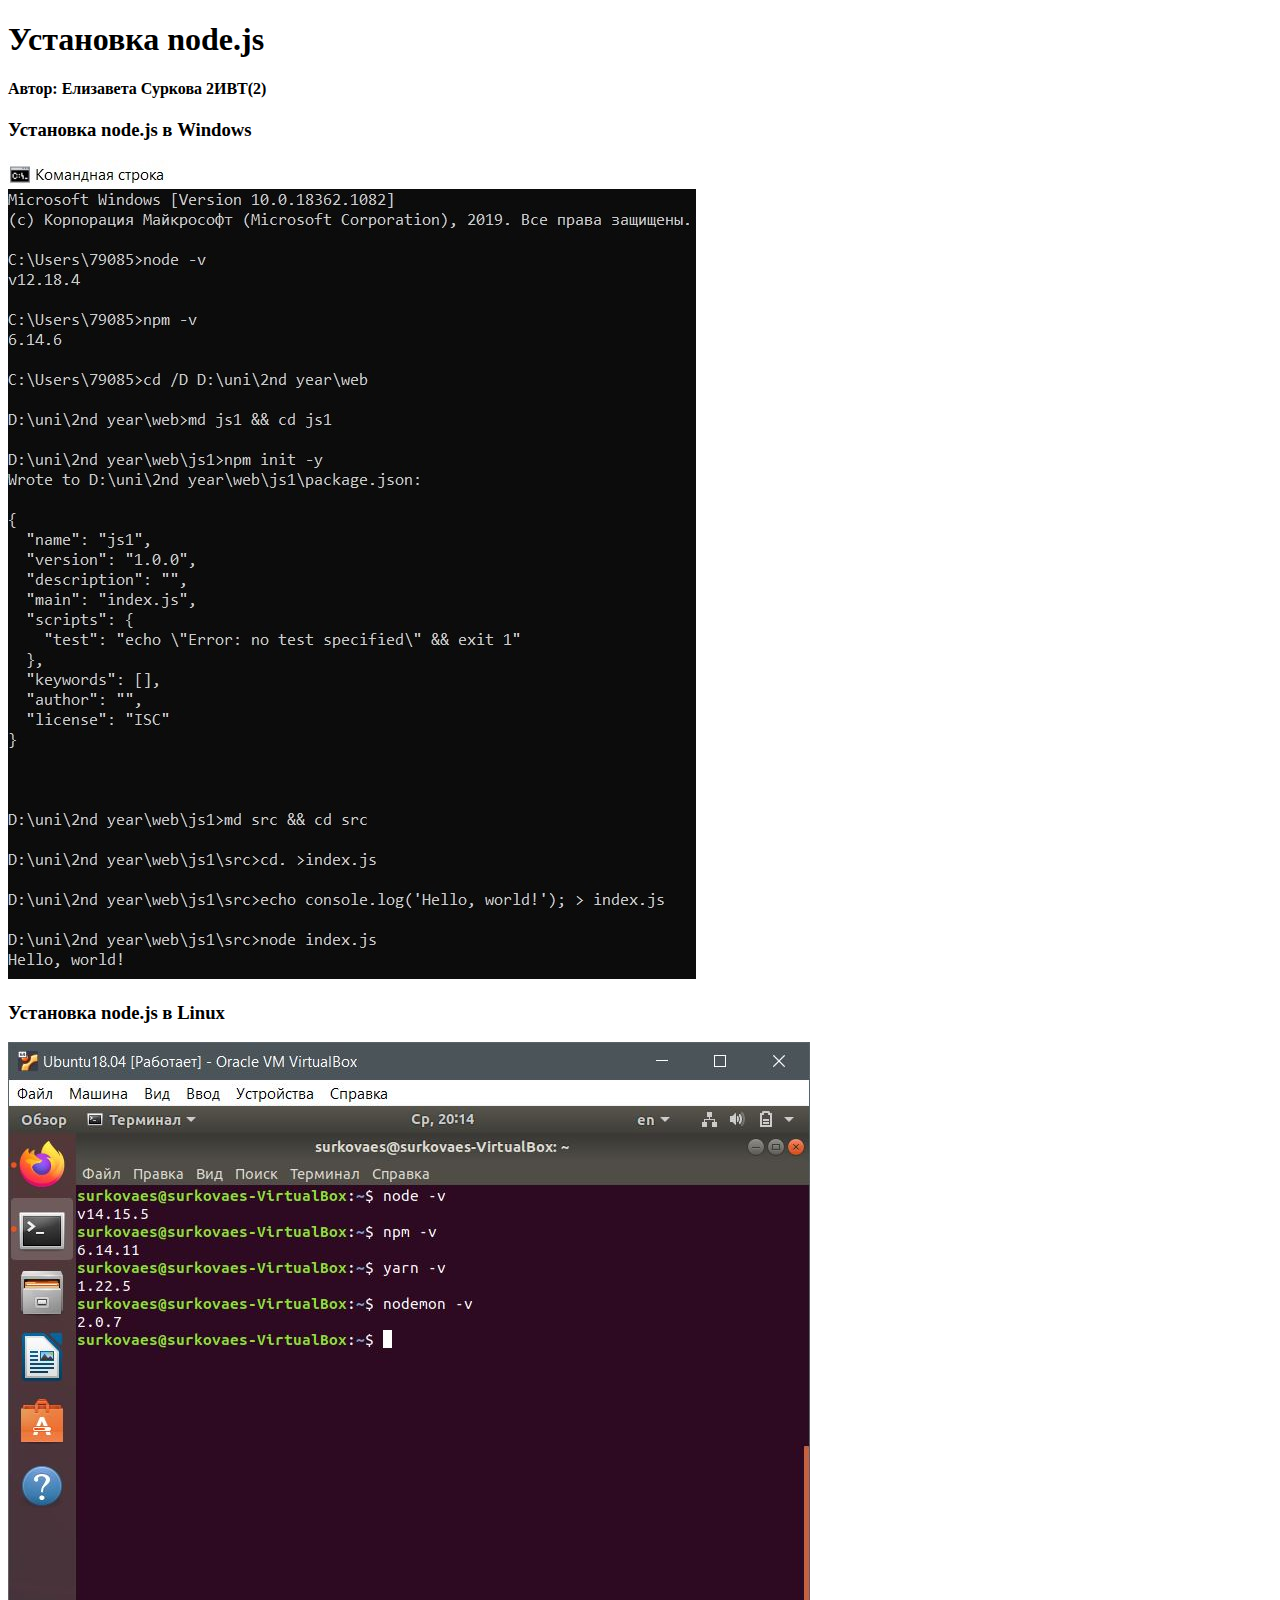
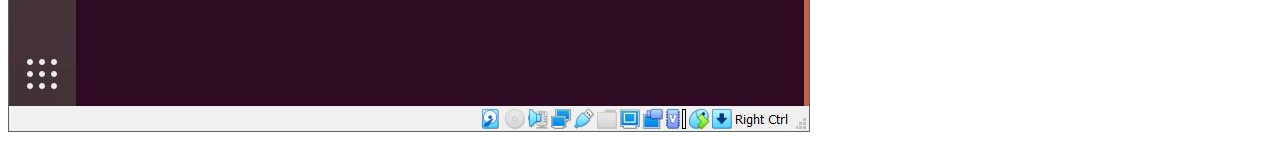
<file: Week 1/Node Installation/index.html>
<!DOCTYPE html>
<html>
 <head>
  <title>Установка node.js</title><meta charset="utf-8">
 </head>
 <body>
  <article>
    <h1>Установка node.js</h1>
    <h4>Автор: Елизавета Суркова 2ИВТ(2)</h4>
    <h3>Установка node.js в Windows</h3>
    <img src="./Node%20Installation.jpg"><br>
    <h3>Установка node.js в Linux</h3>
    <img src="./Node%20Installation%20Ubuntu.JPG"><br>
  </article>
 </body>
</html>
</file>
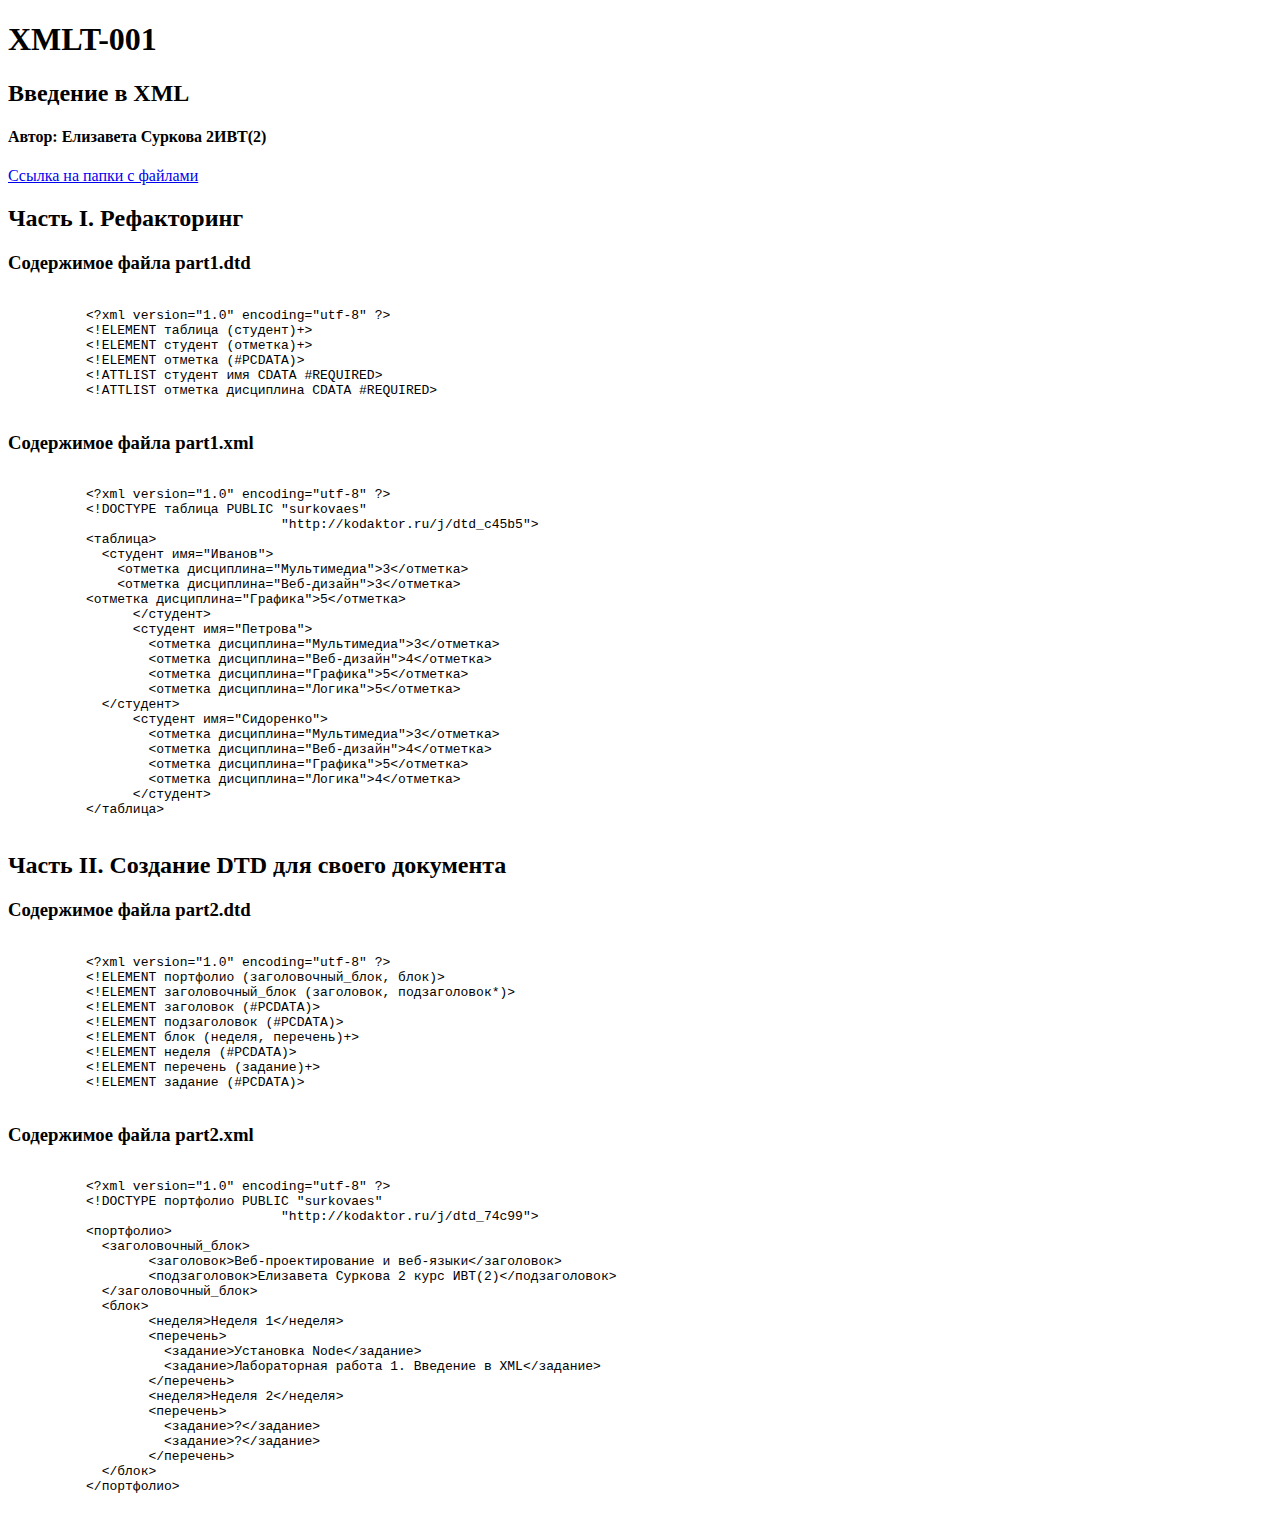
<file: Week 1/XMLT-001/index.html>
<!DOCTYPE html>
<html>
 <head>
  <title>XMLT-001</title><meta charset="utf-8">
 </head>
 <body>
  <article>
    <h1>XMLT-001</h1>
    <h2>Введение в XML</h2>
    <h4>Автор: Елизавета Суркова 2ИВТ(2)</h4>
	<a href=https://github.com/surkovaes/web-3sem/tree/master/Week%201/XMLT-001 target="_blank">Ссылка на папки с файлами</a>
    <h2>Часть I. Рефакторинг</h2>
    <h3>Содержимое файла part1.dtd</h3>
    <pre><code>  
	  &lt;?xml version="1.0" encoding="utf-8" ?&gt;
	  &lt;!ELEMENT таблица (студент)+&gt;
	  &lt;!ELEMENT студент (отметка)+&gt;
	  &lt;!ELEMENT отметка (#PCDATA)&gt;
	  &lt;!ATTLIST студент имя CDATA #REQUIRED&gt;
	  &lt;!ATTLIST отметка дисциплина CDATA #REQUIRED&gt;
    </code></pre>
	<h3>Содержимое файла part1.xml</h3>
    <pre><code>  
	  &lt;?xml version="1.0" encoding="utf-8" ?&gt;
	  &lt;!DOCTYPE таблица PUBLIC "surkovaes" 
	                           "http://kodaktor.ru/j/dtd_c45b5"&gt;
	  &lt;таблица&gt;
	    &lt;студент имя="Иванов"&gt;
	      &lt;отметка дисциплина="Мультимедиа"&gt;3&lt;/отметка&gt;
	      &lt;отметка дисциплина="Веб-дизайн"&gt;3&lt;/отметка&gt;
          &lt;отметка дисциплина="Графика"&gt;5&lt;/отметка&gt;
		&lt;/студент&gt;
		&lt;студент имя="Петрова"&gt;
		  &lt;отметка дисциплина="Мультимедиа"&gt;3&lt;/отметка&gt;
		  &lt;отметка дисциплина="Веб-дизайн"&gt;4&lt;/отметка&gt;
		  &lt;отметка дисциплина="Графика"&gt;5&lt;/отметка&gt;
		  &lt;отметка дисциплина="Логика"&gt;5&lt;/отметка&gt;
	    &lt;/студент&gt;
		&lt;студент имя="Сидоренко"&gt;
		  &lt;отметка дисциплина="Мультимедиа"&gt;3&lt;/отметка&gt;
		  &lt;отметка дисциплина="Веб-дизайн"&gt;4&lt;/отметка&gt;
		  &lt;отметка дисциплина="Графика"&gt;5&lt;/отметка&gt;
		  &lt;отметка дисциплина="Логика"&gt;4&lt;/отметка&gt;
		&lt;/студент&gt;
	  &lt;/таблица&gt;
    </code></pre>
	<h2>Часть II. Создание DTD для своего документа</h2>
    <h3>Содержимое файла part2.dtd</h3>
	<pre><code> 
	  &lt;?xml version="1.0" encoding="utf-8" ?&gt;
	  &lt;!ELEMENT портфолио (заголовочный_блок, блок)&gt;
	  &lt;!ELEMENT заголовочный_блок (заголовок, подзаголовок*)&gt;
	  &lt;!ELEMENT заголовок (#PCDATA)&gt;
	  &lt;!ELEMENT подзаголовок (#PCDATA)&gt;
	  &lt;!ELEMENT блок (неделя, перечень)+&gt;
	  &lt;!ELEMENT неделя (#PCDATA)&gt;
	  &lt;!ELEMENT перечень (задание)+&gt;
	  &lt;!ELEMENT задание (#PCDATA)&gt;
    </code></pre>
	<h3>Содержимое файла part2.xml</h3>
	<pre><code> 
	  &lt;?xml version="1.0" encoding="utf-8" ?&gt;
	  &lt;!DOCTYPE портфолио PUBLIC "surkovaes" 
                                   "http://kodaktor.ru/j/dtd_74c99"&gt;
	  &lt;портфолио&gt;
	    &lt;заголовочный_блок&gt;
		  &lt;заголовок&gt;Веб-проектирование и веб-языки&lt;/заголовок&gt;
		  &lt;подзаголовок&gt;Елизавета Суркова 2 курс ИВТ(2)&lt;/подзаголовок&gt;
	    &lt;/заголовочный_блок&gt;
	    &lt;блок&gt;
		  &lt;неделя&gt;Неделя 1&lt;/неделя&gt;
		  &lt;перечень&gt;
		    &lt;задание&gt;Установка Node&lt;/задание&gt;
		    &lt;задание&gt;Лабораторная работа 1. Введение в XML&lt;/задание&gt;
		  &lt;/перечень&gt;
		  &lt;неделя&gt;Неделя 2&lt;/неделя&gt;
		  &lt;перечень&gt;
		    &lt;задание&gt;?&lt;/задание&gt;
		    &lt;задание&gt;?&lt;/задание&gt;
		  &lt;/перечень&gt;
	    &lt;/блок&gt;
	  &lt;/портфолио&gt;
    </code></pre>
  </article>
 </body>
</html>
</file>
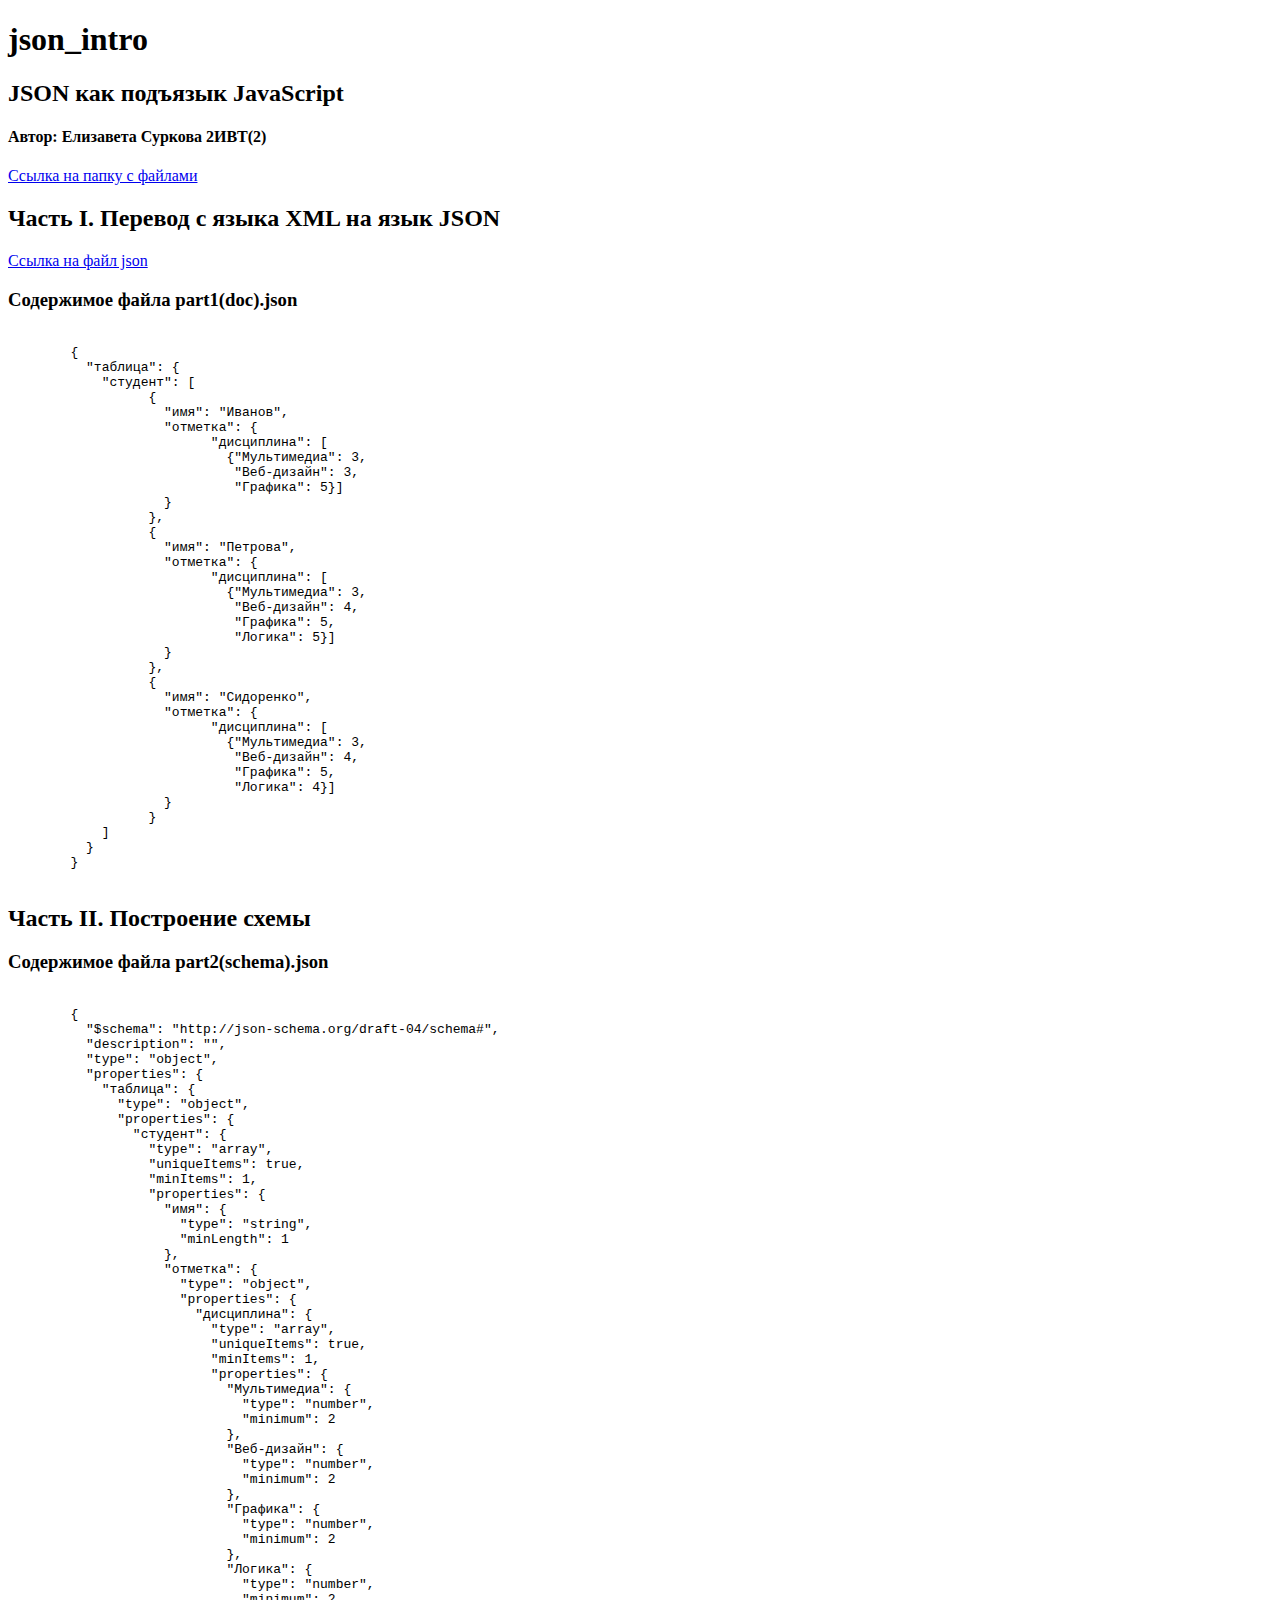
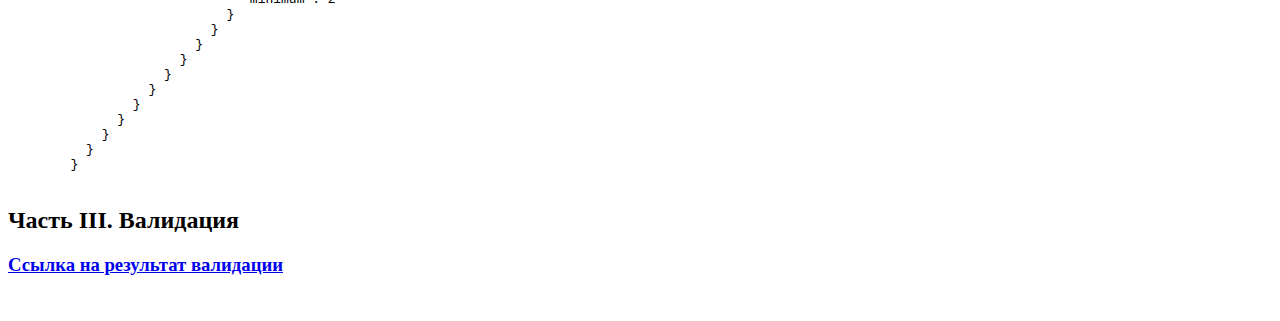
<file: Week 2/json_intro/index.html>
<!DOCTYPE html>
<html>
 <head>
  <title>json_intro</title><meta charset="utf-8">
 </head>
 <body>
  <article>
    <h1>json_intro</h1>
    <h2>JSON как подъязык JavaScript</h2>
    <h4>Автор: Елизавета Суркова 2ИВТ(2)</h4>
	  <a href=https://github.com/surkovaes/web-3sem/tree/master/Week%202/json_intro target="_blank">Ссылка на папку с файлами</a>
    <h2>Часть I. Перевод с языка XML на язык JSON</h2>
	  <a href=https://kodaktor.ru/j/myjson_0f07e target="_blank">Ссылка на файл json</a>
    <h3>Содержимое файла part1(doc).json</h3>
    <pre><code>  
	{
	  "таблица": {
	    "студент": [ 
		  {
		    "имя": "Иванов",
		    "отметка": {
			  "дисциплина": [
			    {"Мультимедиа": 3, 
			     "Веб-дизайн": 3, 
			     "Графика": 5}]
		    }
		  },
		  {
		    "имя": "Петрова",
		    "отметка": {
			  "дисциплина": [
			    {"Мультимедиа": 3, 
			     "Веб-дизайн": 4, 
			     "Графика": 5, 
			     "Логика": 5}]
		    }
		  },
		  {
		    "имя": "Сидоренко",
		    "отметка": {
			  "дисциплина": [
			    {"Мультимедиа": 3, 
			     "Веб-дизайн": 4, 
			     "Графика": 5, 
			     "Логика": 4}]
		    }
		  }
	    ]
	  }
	}
    </code></pre>
	  <h2>Часть II. Построение схемы</h2>
    <h3>Содержимое файла part2(schema).json</h3>
	  <pre><code> 
	{
	  "$schema": "http://json-schema.org/draft-04/schema#",
	  "description": "",
	  "type": "object",
	  "properties": {
	    "таблица": {
	      "type": "object",
	      "properties": {
	        "студент": {
	          "type": "array",
	          "uniqueItems": true,
	          "minItems": 1,
	          "properties": {
	            "имя": {
	              "type": "string",
	              "minLength": 1
	            },
	            "отметка": {
	              "type": "object",
	              "properties": {
	                "дисциплина": {
	                  "type": "array",
	                  "uniqueItems": true,
	                  "minItems": 1,
	                  "properties": {
	                    "Мультимедиа": {
	                      "type": "number",
	                      "minimum": 2
	                    },
	                    "Веб-дизайн": {
	                      "type": "number",
	                      "minimum": 2
	                    },
	                    "Графика": {
	                      "type": "number",
	                      "minimum": 2
	                    },
	                    "Логика": {
	                      "type": "number",
	                      "minimum": 2
	                    }
	                  }
	                }
	              }
	            }
	          }
	        }
	      }
	    }
	  }    
	}
    </code></pre>
	  <h2>Часть III. Валидация</h2>
	  <h3><a href=https://www.jsonschemavalidator.net/s/an2Isu7A target="_blank">Ссылка на результат валидации</a></h3><br>
  </article>
 </body>
</html>
</file>
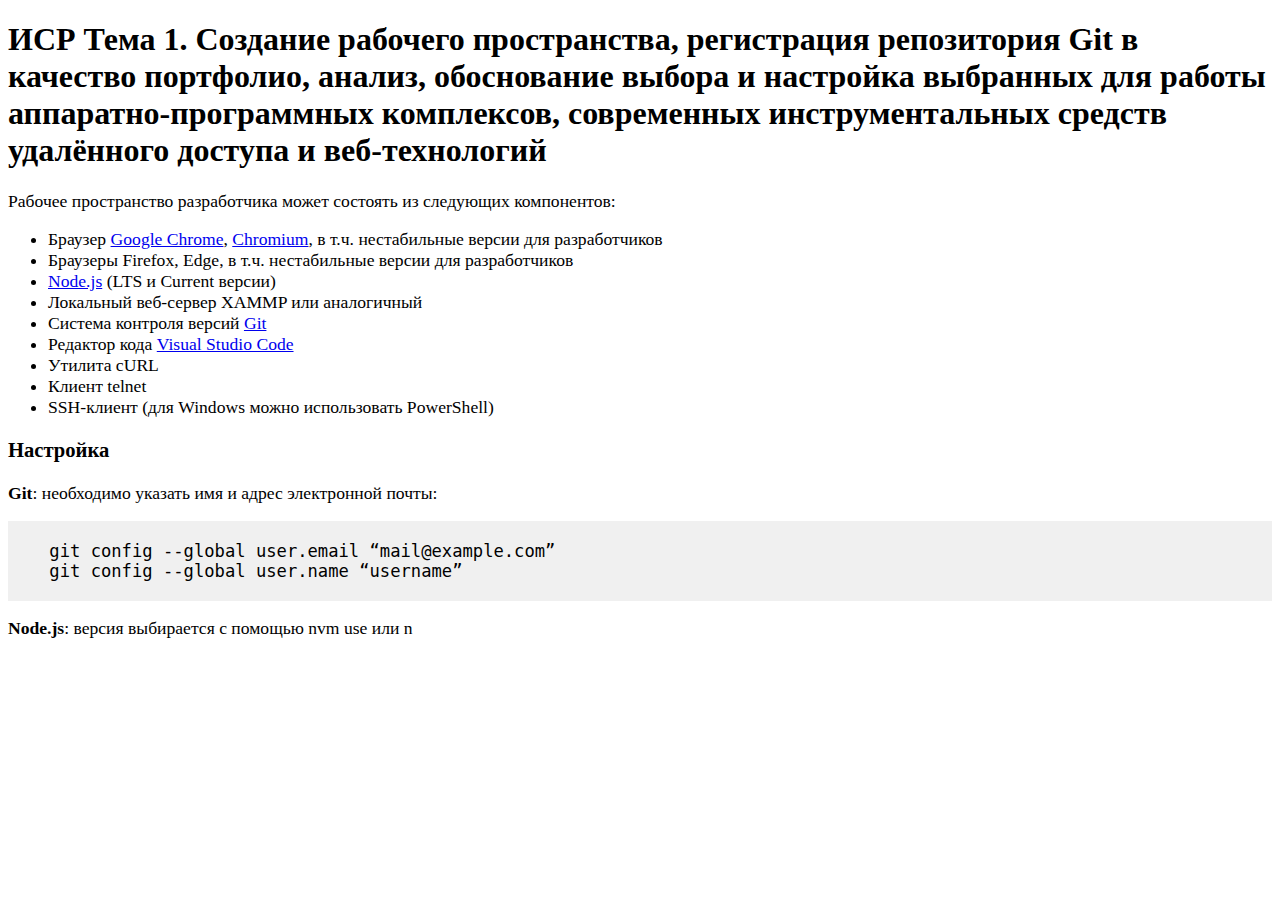
<file: isr/theme1.html>
<!DOCTYPE html>
<html>
 <head>
  <title>ИСР 1.1</title><meta charset="utf-8">
 </head>
 <body>
  <article>
    <h1>ИСР Тема 1. Создание рабочего пространства, регистрация репозитория Git в качество портфолио, анализ, обоснование выбора и настройка выбранных для работы аппаратно-программных комплексов, современных инструментальных средств удалённого доступа и веб-технологий</h1>
	<div style="font-size:110%;">
	Рабочее пространство разработчика может состоять из следующих компонентов:
    <ul>
	  <li>Браузер <a href="https://www.google.com/intl/ru_ru/chrome/" target="_blank">Google Chrome</a>, <a href="https://www.chromium.org/" target="_blank">Chromium</a>, в т.ч. нестабильные версии для разработчиков</li>
	  <li>Браузеры Firefox, Edge, в т.ч. нестабильные версии для разработчиков</li>
	  <li><a href="https://nodejs.org/" target="_blank">Node.js</a> (LTS и Current версии)</li>
	  <li>Локальный веб-сервер XAMMP или аналогичный</li>
	  <li>Система контроля версий <a href="https://git-scm.com/" target="_blank">Git</a></li>
	  <li>Редактор кода <a href="https://code.visualstudio.com/" target="_blank">Visual Studio Code</a></li>
	  <li>Утилита cURL</li>
	  <li>Клиент telnet</li>
	  <li>SSH-клиент (для Windows можно использовать PowerShell)</li>
	</ul>
	<h3>Настройка</h3>
	<b>Git</b>: необходимо указать имя и адрес электронной почты:
	<pre style="background-color:rgb(240, 240, 240); font-size:120%;"><code>
    git config --global user.email “mail@example.com”
    git config --global user.name “username”
	</code></pre>
	<b>Node.js</b>: версия выбирается с помощью nvm use или n
	</div>
  </article>
 </body>
</html>
</file>
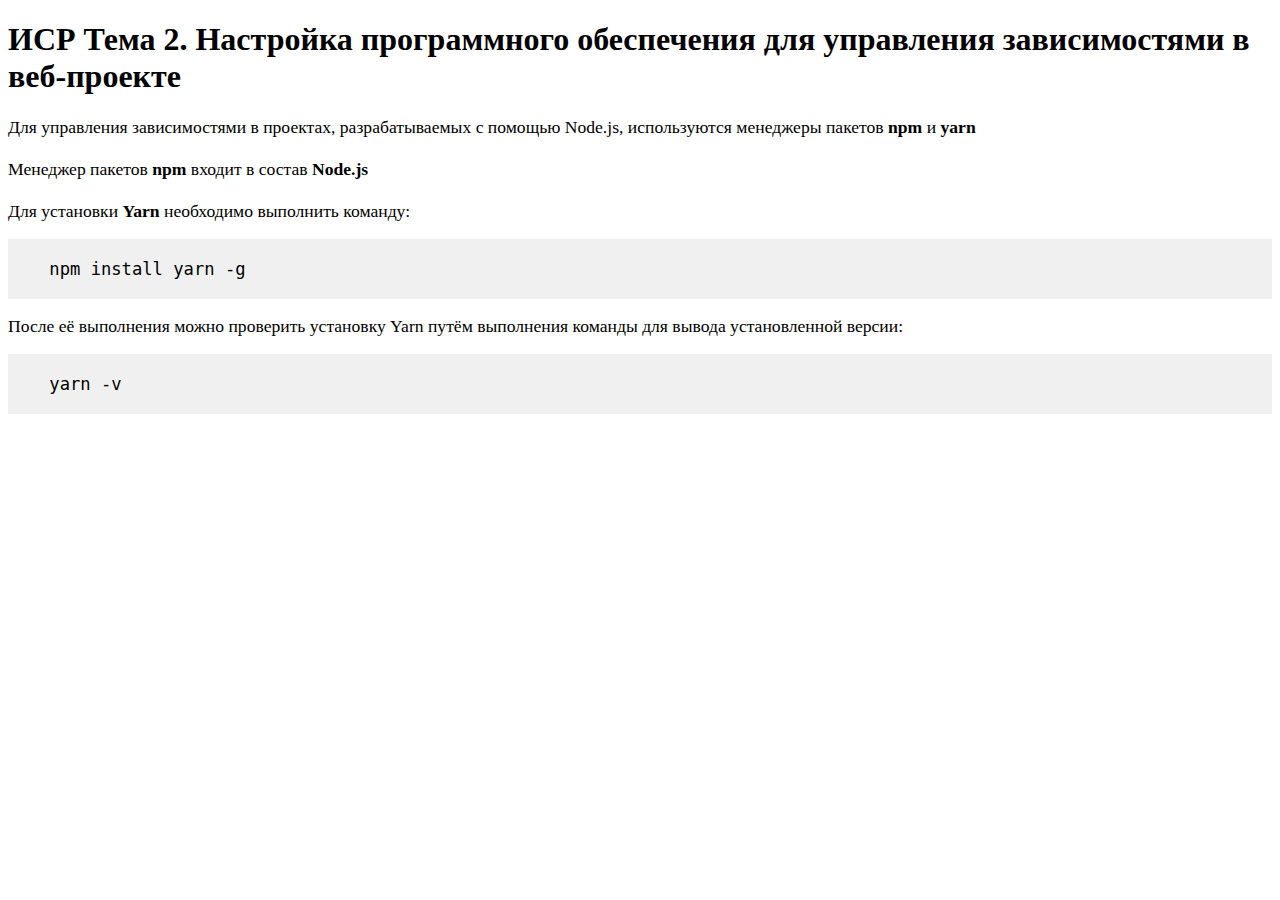
<file: isr/theme2.html>
<!DOCTYPE html>
<html>
 <head>
  <title>ИСР 2.1</title><meta charset="utf-8">
 </head>
 <body>
  <article>
    <h1>ИСР Тема 2. Настройка программного обеспечения для управления зависимостями в веб-проекте</h1>
	<div style="font-size:110%;">
	Для управления зависимостями в проектах, разрабатываемых с помощью Node.js, используются менеджеры пакетов <b>npm</b> и <b>yarn</b><br><br>
	Менеджер пакетов <b>npm</b> входит в состав <b>Node.js</b><br><br>
	Для установки <b>Yarn</b> необходимо выполнить команду:
	<pre style="background-color:rgb(240, 240, 240); font-size:120%;"><code>
    npm install yarn -g
	</code></pre>
	После её выполнения можно проверить установку Yarn путём выполнения команды для вывода установленной версии:
	<pre style="background-color:rgb(240, 240, 240); font-size:120%;"><code>
    yarn -v
	</code></pre>
	</div>
  </article>
 </body>
</html>
</file>
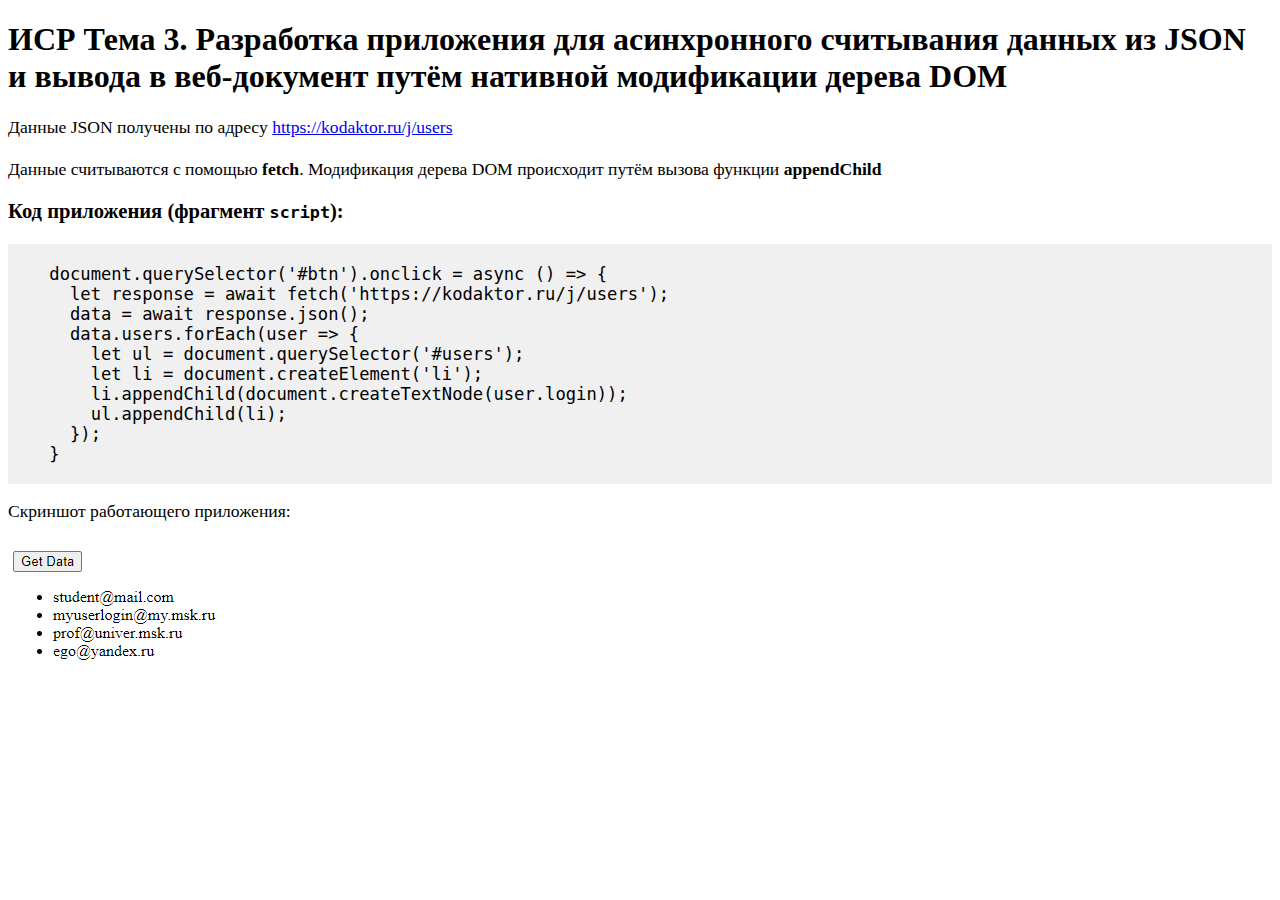
<file: isr/theme3.html>
<!DOCTYPE html>
<html>
 <head>
  <title>ИСР 3.1</title><meta charset="utf-8">
 </head>
 <body>
  <article>
    <h1>ИСР Тема 3. Разработка приложения для асинхронного считывания данных из JSON и вывода в веб-документ путём нативной модификации дерева DOM</h1>
	<div style="font-size:110%;">
	Данные JSON получены по адресу <a href="https://kodaktor.ru/j/users" target="_blank">https://kodaktor.ru/j/users</a><br><br>
	Данные считываются с помощью <b>fetch</b>. Модификация дерева DOM происходит путём вызова функции <b>appendChild</b><br>
	<h3>Код приложения (фрагмент <code>script</code>):</h3>
	<pre style="background-color:rgb(240, 240, 240); font-size:120%;"><code>
    document.querySelector('#btn').onclick = async () => {
      let response = await fetch('https://kodaktor.ru/j/users');
      data = await response.json();
      data.users.forEach(user => {
        let ul = document.querySelector('#users');
        let li = document.createElement('li');
        li.appendChild(document.createTextNode(user.login));
        ul.appendChild(li);
      });
    }
	</code></pre>
	Скриншот работающего приложения:<br><br>
	<img src="images/3.png">	
	</div>
  </article>
 </body>
</html>
</file>
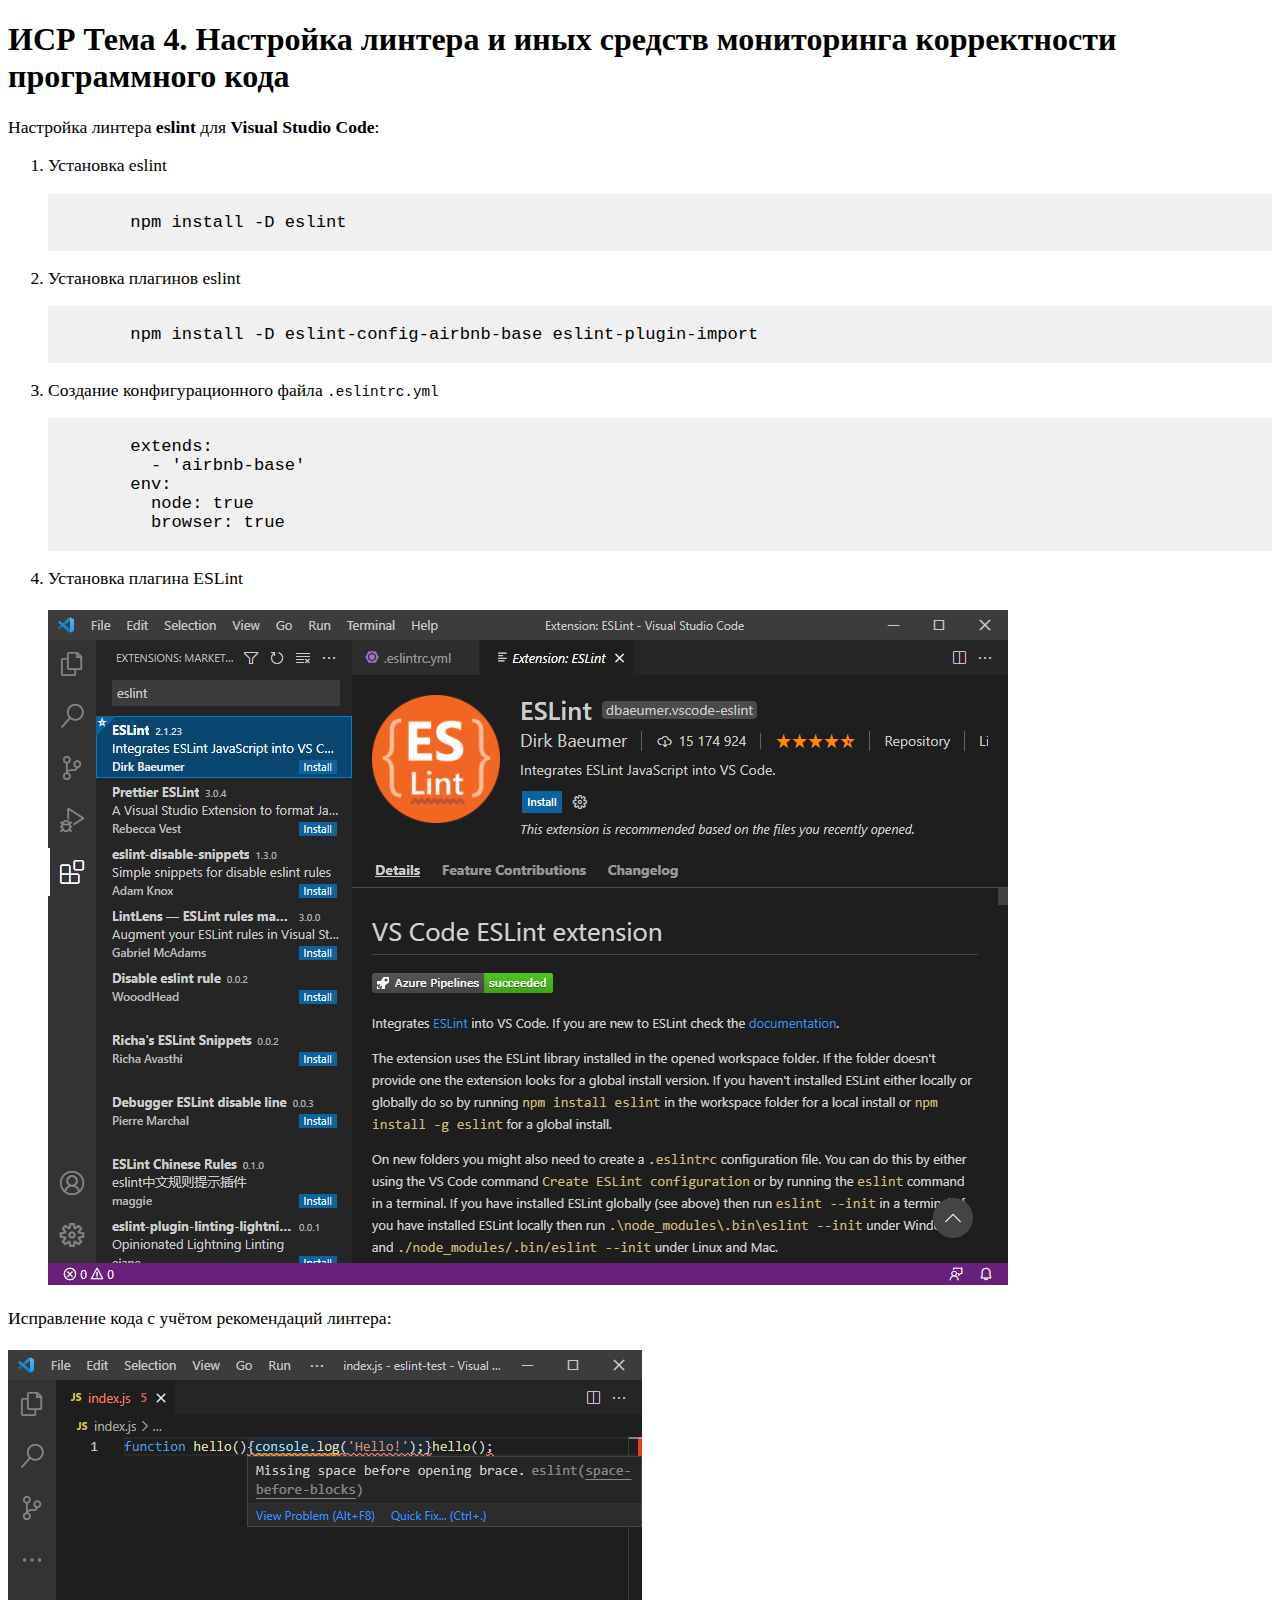
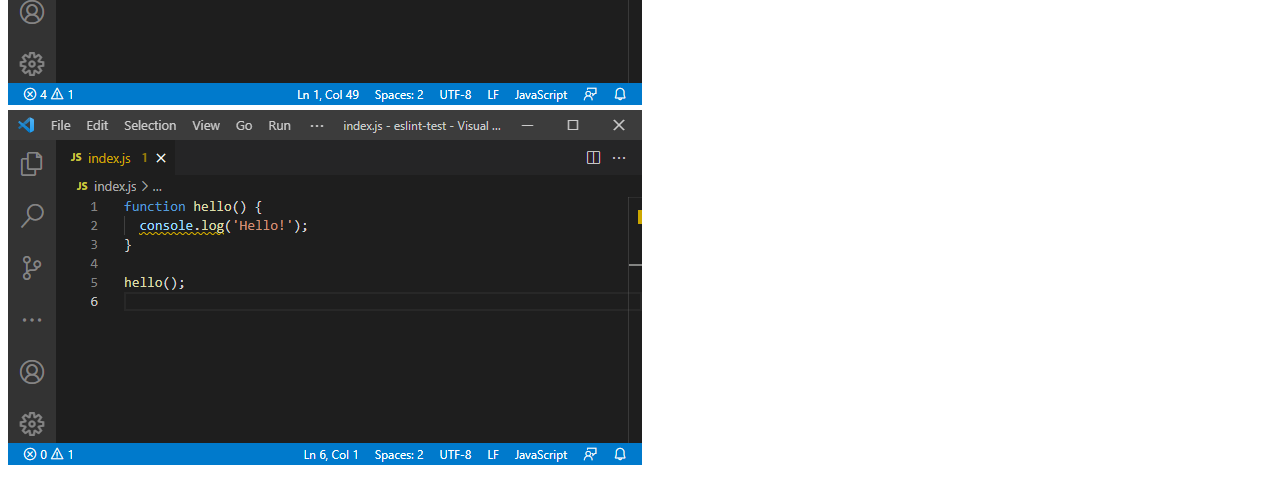
<file: isr/theme4.html>
<!DOCTYPE html>
<html>
 <head>
  <title>ИСР 4.1</title><meta charset="utf-8">
 </head>
 <body>
  <article>
    <h1>ИСР Тема 4. Настройка линтера и иных средств мониторинга корректности программного кода</h1>
	<div style="font-size:110%;">
	Настройка линтера <b>eslint</b> для <b>Visual Studio Code</b>:
	<ol>
	  <li>Установка eslint
	    <pre style="background-color:rgb(240, 240, 240); font-size:120%;"><code>
        npm install -D eslint
	    </code></pre>
	  </li>
	  <li>Установка плагинов eslint
	    <pre style="background-color:rgb(240, 240, 240); font-size:120%;"><code>
        npm install -D eslint-config-airbnb-base eslint-plugin-import
	    </code></pre>
	  </li>
      <li>Создание конфигурационного файла <code>.eslintrc.yml</code>
	    <pre style="background-color:rgb(240, 240, 240); font-size:120%;"><code>
        extends:
          - 'airbnb-base'
        env:
          node: true
          browser: true
	    </code></pre>
	  </li>	
      <li>Установка плагина ESLint<br><br>
	    <img src="images/4.1.png">
	  </li>	  
	</ol>
	Исправление кода с учётом рекомендаций линтера:<br><br>
	<img src="images/4.2.png"><br>
	<img src="images/4.3.png">
	</div>
  </article>
 </body>
</html>
</file>
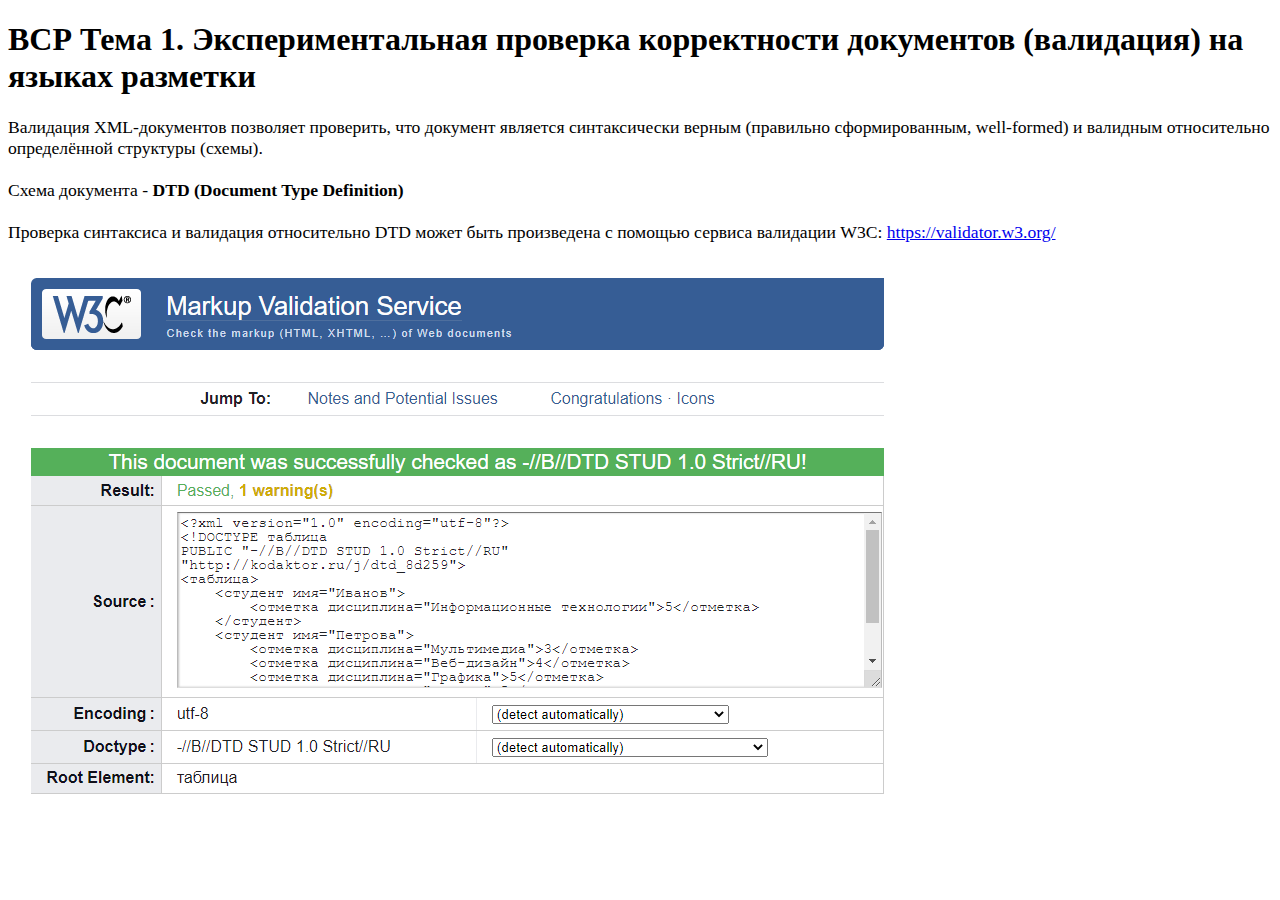
<file: vsr/theme1.html>
<!DOCTYPE html>
<html>
 <head>
  <title>ВСР 1.2</title><meta charset="utf-8">
 </head>
 <body>
  <article>
    <h1>ВСР Тема 1. Экспериментальная проверка корректности документов (валидация) на языках разметки</h1>
	<div style="font-size:110%;">
	Валидация XML-документов позволяет проверить, что документ является синтаксически верным (правильно сформированным, well-formed) и валидным относительно определённой структуры (схемы).<br><br>
	Схема документа - <b>DTD (Document Type Definition)</b><br><br>
	Проверка синтаксиса и валидация относительно DTD может быть произведена с помощью сервиса валидации W3C: <a href="https://validator.w3.org/" target="_blank">https://validator.w3.org/</a><br><br>
	<img src="images/1.png">
	</div>
  </article>
 </body>
</html>
</file>
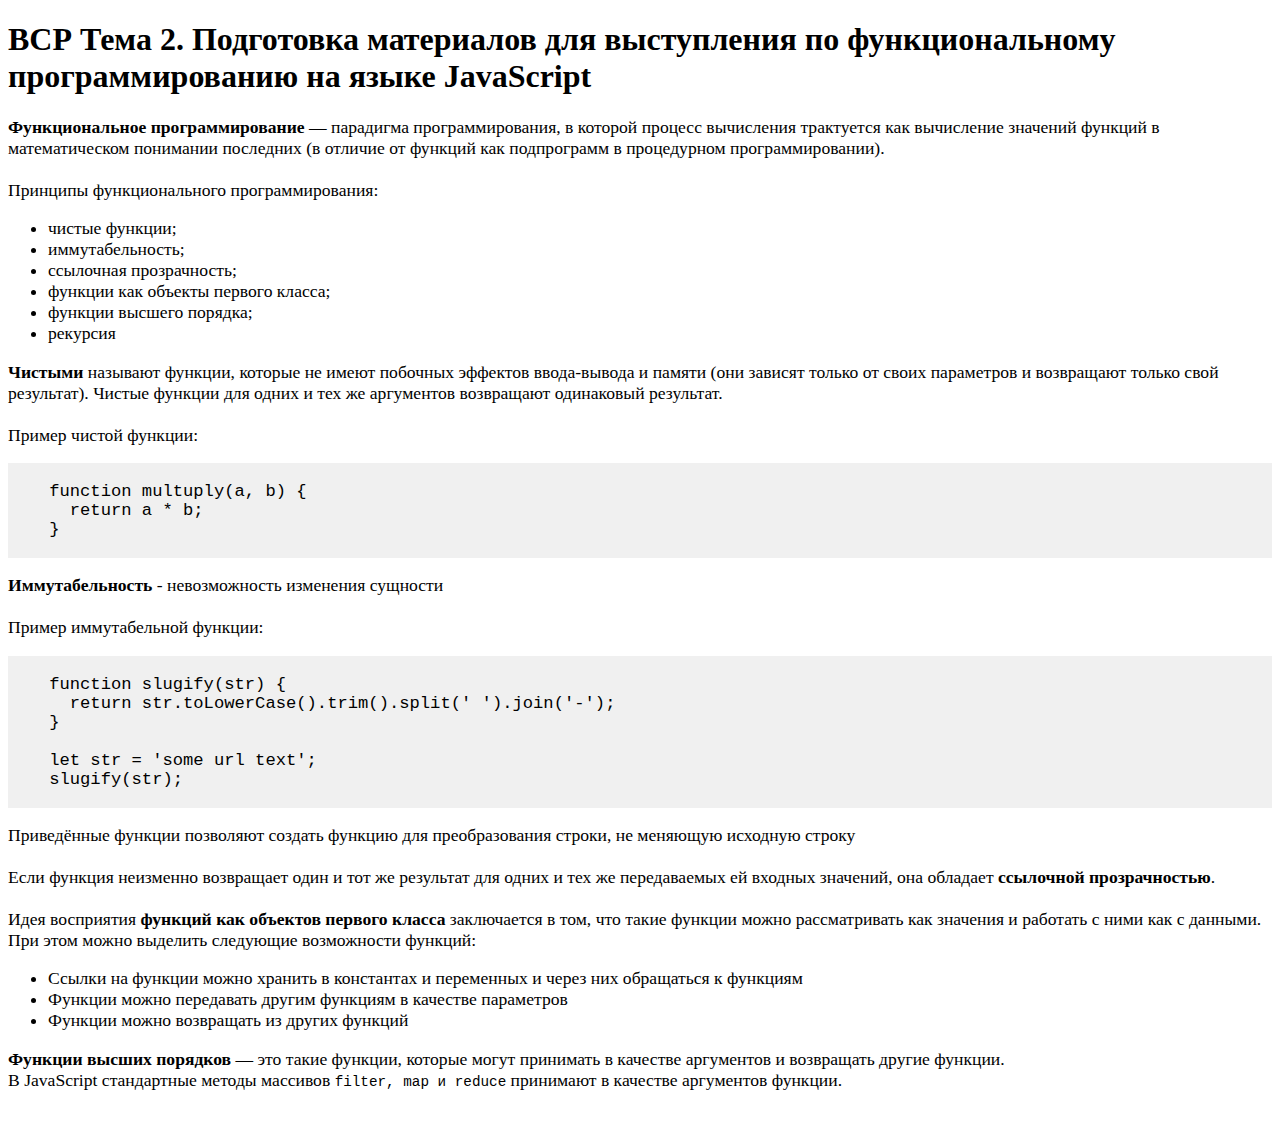
<file: vsr/theme2.html>
<!DOCTYPE html>
<html>
 <head>
  <title>ВСР 2.2</title><meta charset="utf-8">
 </head>
 <body>
  <article>
    <h1>ВСР Тема 2. Подготовка материалов для выступления по функциональному программированию на языке JavaScript</h1>
	<div style="font-size:110%;">
	<b>Функциональное программирование</b> — парадигма программирования, в которой процесс вычисления трактуется как вычисление значений функций 
	в математическом понимании последних (в отличие от функций как подпрограмм в процедурном программировании).<br><br>
	Принципы функционального программирования:
	<ul>
	  <li>чистые функции;</li>
	  <li>иммутабельность;</li>
	  <li>ссылочная прозрачность;</li>
	  <li>функции как объекты первого класса;</li>
	  <li>функции высшего порядка;</li>
	  <li>рекурсия</li>
	</ul>
	<b>Чистыми</b> называют функции, которые не имеют побочных эффектов ввода-вывода и памяти (они зависят только от своих параметров и возвращают только 
	свой результат). Чистые функции для одних и тех же аргументов возвращают одинаковый результат.<br><br>
	Пример чистой функции:
	<pre style="background-color:rgb(240, 240, 240); font-size:120%;"><code>
    function multuply(a, b) {
      return a * b;
    }
	</code></pre>
	<b>Иммутабельность</b> - невозможность изменения сущности<br><br>
	Пример иммутабельной функции:
	<pre style="background-color:rgb(240, 240, 240); font-size:120%;"><code>
    function slugify(str) {
      return str.toLowerCase().trim().split(' ').join('-');
    }
 
    let str = 'some url text';
    slugify(str);
	</code></pre>
	Приведённые функции позволяют создать функцию для преобразования строки, не меняющую исходную строку<br><br>
	Если функция неизменно возвращает один и тот же результат для одних и тех же передаваемых ей входных значений, она обладает <b>ссылочной прозрачностью</b>.<br><br>
	Идея восприятия <b>функций как объектов первого класса</b> заключается в том, что такие функции можно рассматривать как значения и работать с ними как с данными.<br>
	При этом можно выделить следующие возможности функций:
	<ul>
	  <li>Ссылки на функции можно хранить в константах и переменных и через них обращаться к функциям</li>
	  <li>Функции можно передавать другим функциям в качестве параметров</li>
	  <li>Функции можно возвращать из других функций</li>
	</ul>
	<b>Функции высших порядков</b> — это такие функции, которые могут принимать в качестве аргументов и возвращать другие функции.<br>
	В JavaScript стандартные методы массивов <code>filter, map и reduce</code> принимают в качестве аргументов функции.<br><br>
	</div>
  </article>
 </body>
</html>
</file>
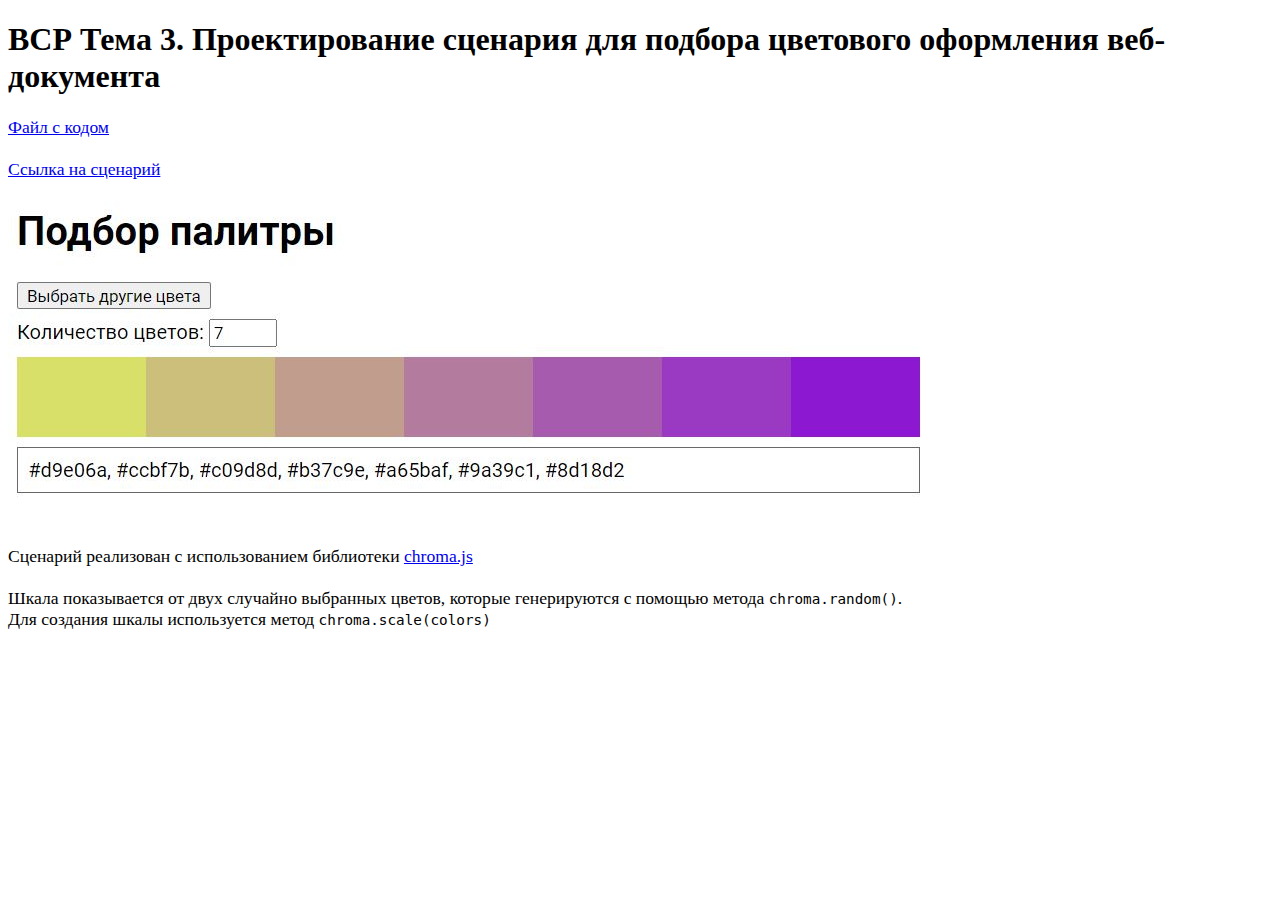
<file: vsr/theme3.html>
<!DOCTYPE html>
<html>
 <head>
  <title>ВСР 3.2</title><meta charset="utf-8">
 </head>
 <body>
  <article>
    <h1>ВСР Тема 3. Проектирование сценария для подбора цветового оформления веб-документа</h1>
	<div style="font-size:110%;">
	<a href="https://github.com/surkovaes/web-3sem/blob/master/vsr/vsr3.html" target="_blank">Файл с кодом</a><br><br>
	<a href="vsr3.html" target="_blank">Ссылка на сценарий</a><br><br>
	<img src="images/3.png"><br><br>
	Сценарий реализован с использованием библиотеки <a href="https://gka.github.io/chroma.js/" target="_blank">chroma.js</a><br><br>
	Шкала показывается от двух случайно выбранных цветов, которые генерируются с помощью метода <code>chroma.random()</code>.<br>
	Для создания шкалы используется метод <code>chroma.scale(colors)</code>
	</div>
  </article>
 </body>
</html>
</file>
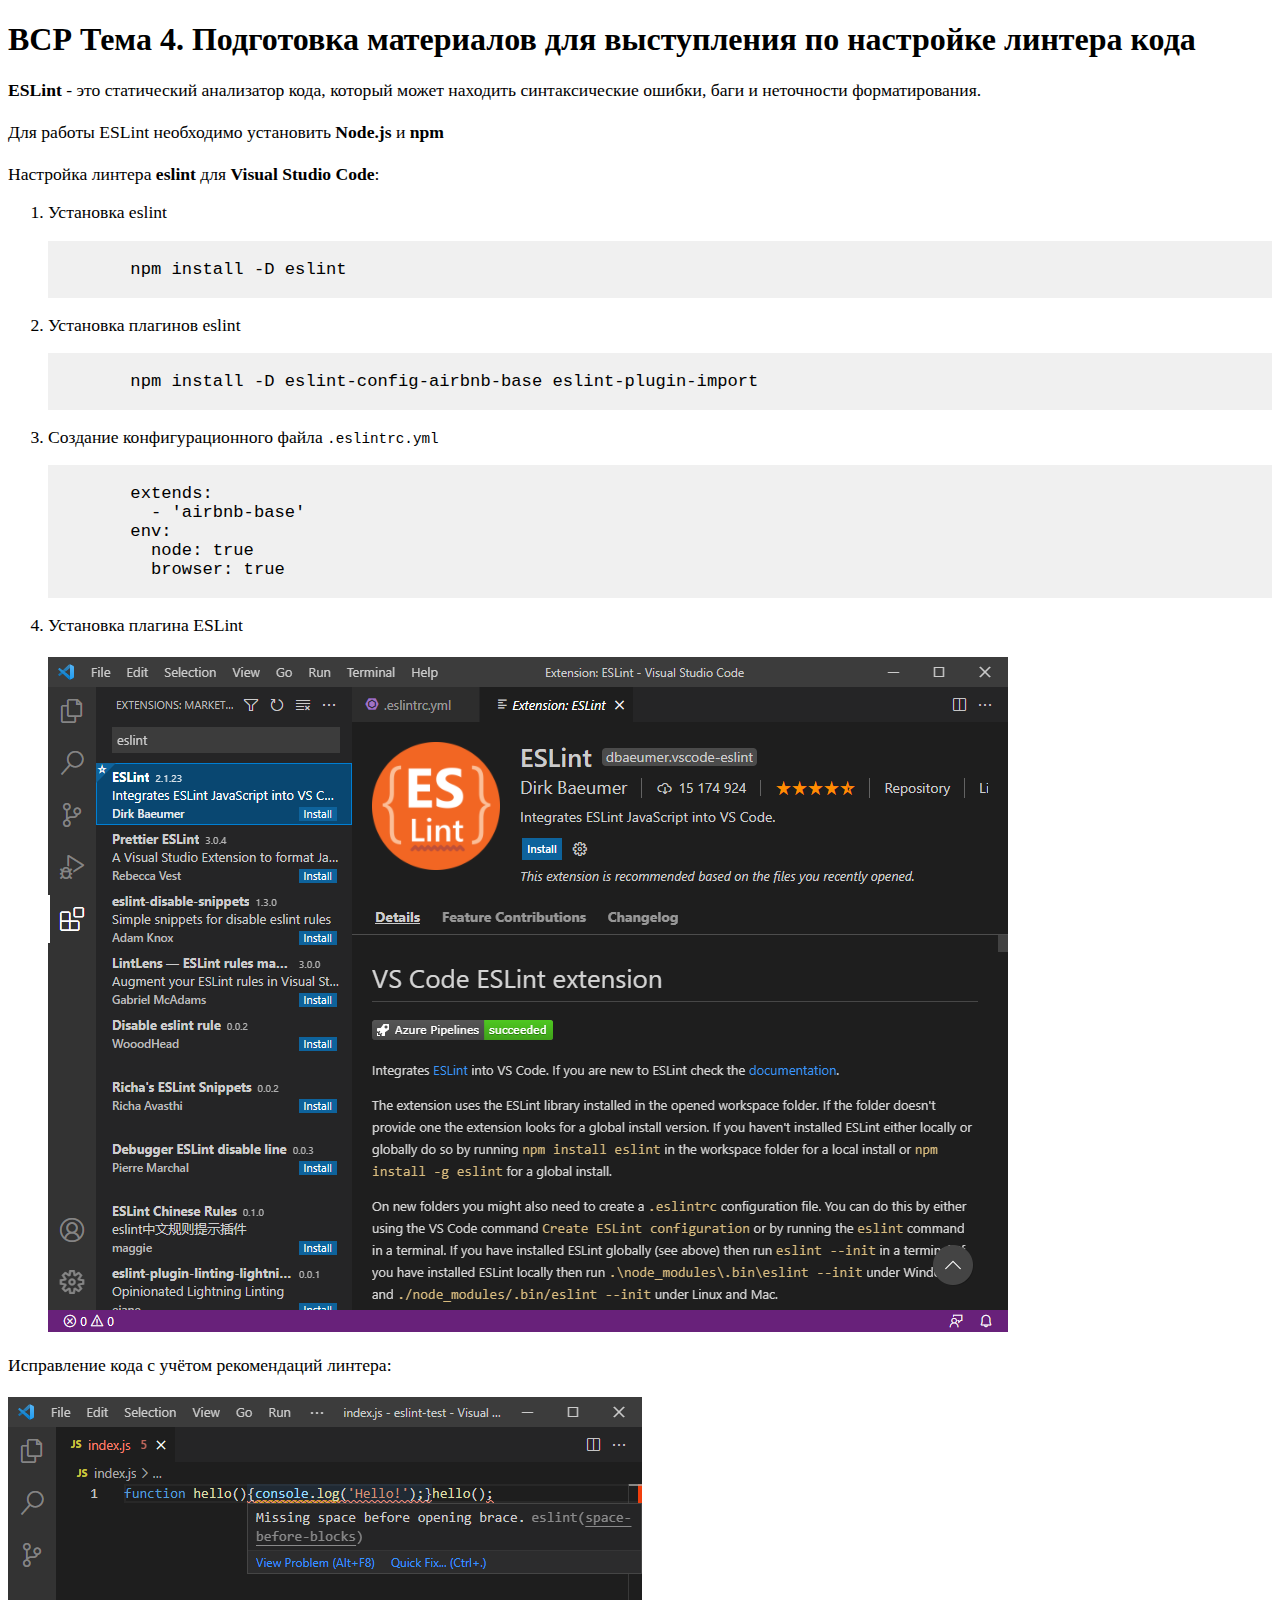
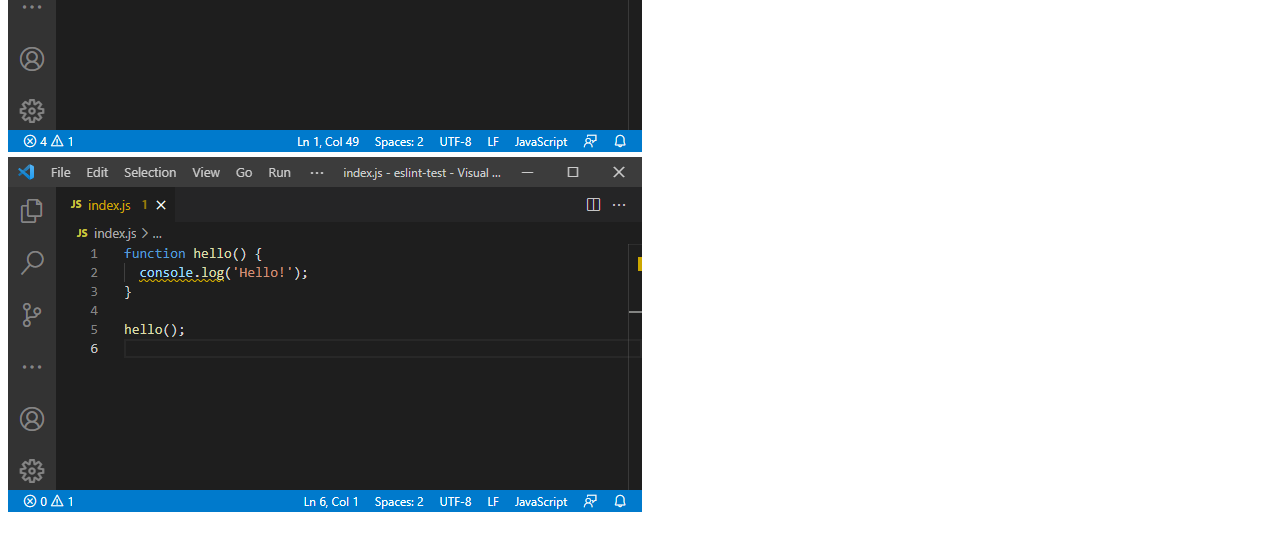
<file: vsr/theme4.html>
<!DOCTYPE html>
<html>
 <head>
  <title>ВСР 4.1</title><meta charset="utf-8">
 </head>
 <body>
  <article>
    <h1>ВСР Тема 4. Подготовка материалов для выступления по настройке линтера кода</h1>
	<div style="font-size:110%;">
	<b>ESLint</b> - это статический анализатор кода, который может находить синтаксические ошибки, баги и неточности форматирования.<br><br>
	Для работы ESLint необходимо установить <b>Node.js</b> и <b>npm</b><br><br>
	Настройка линтера <b>eslint</b> для <b>Visual Studio Code</b>:
	<ol>
	  <li>Установка eslint
	    <pre style="background-color:rgb(240, 240, 240); font-size:120%;"><code>
        npm install -D eslint
	    </code></pre>
	  </li>
	  <li>Установка плагинов eslint
	    <pre style="background-color:rgb(240, 240, 240); font-size:120%;"><code>
        npm install -D eslint-config-airbnb-base eslint-plugin-import
	    </code></pre>
	  </li>
      <li>Создание конфигурационного файла <code>.eslintrc.yml</code>
	    <pre style="background-color:rgb(240, 240, 240); font-size:120%;"><code>
        extends:
          - 'airbnb-base'
        env:
          node: true
          browser: true
	    </code></pre>
	  </li>	
      <li>Установка плагина ESLint<br><br>
	    <img src="images/4.1.png">
	  </li>	  
	</ol>
	Исправление кода с учётом рекомендаций линтера:<br><br>
	<img src="images/4.2.png"><br>
	<img src="images/4.3.png">
	</div>
  </article>
 </body>
</html>
</file>
